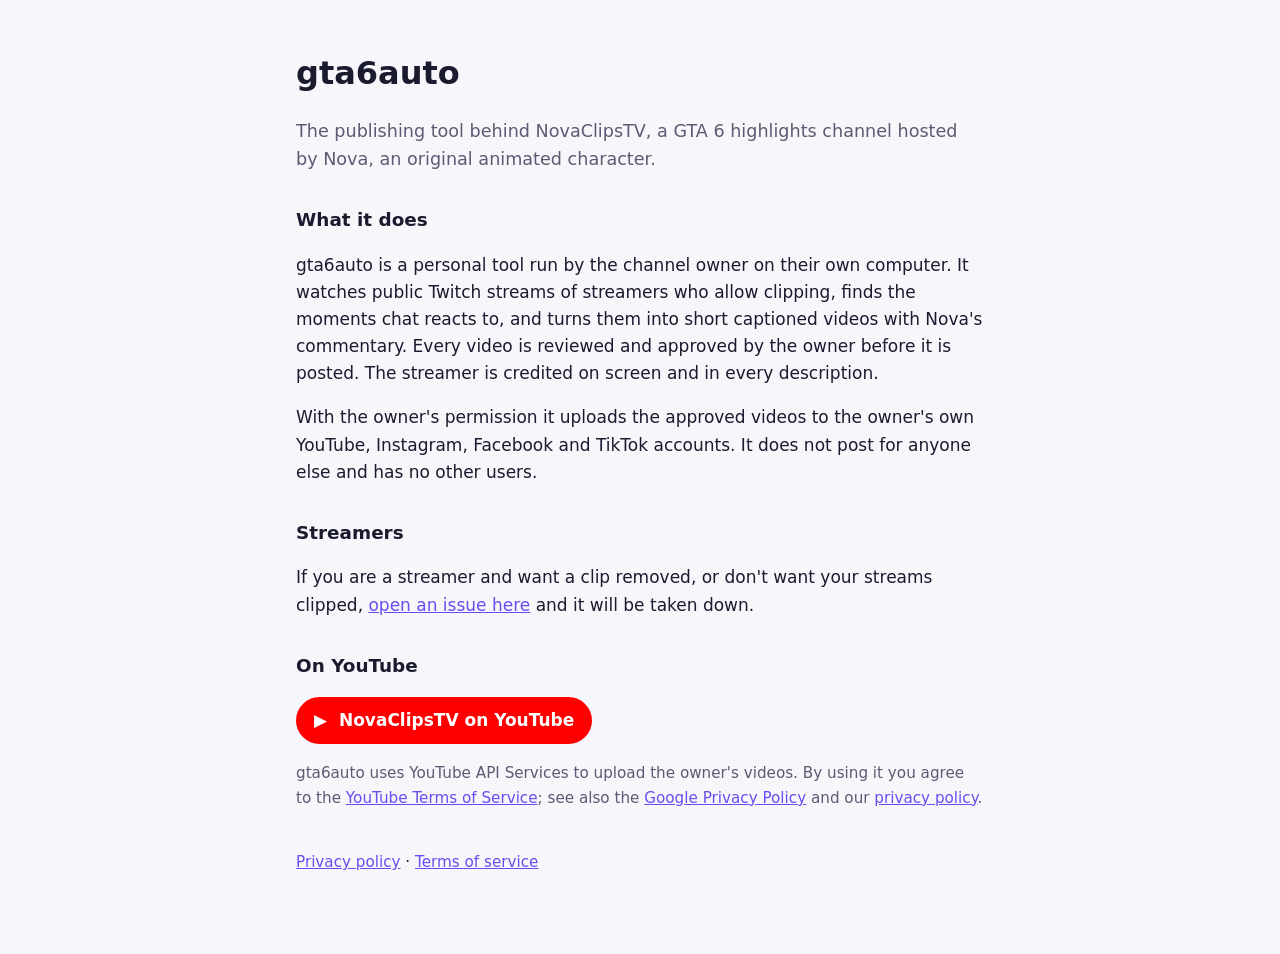
<file: index.html>
<!doctype html>
<html lang="en">
<head>
<meta charset="utf-8">
<meta name="viewport" content="width=device-width, initial-scale=1">
<title>gta6auto - NovaClipsTV</title>
<link rel="stylesheet" href="style.css">
</head>
<body>
<main>
  <h1>gta6auto</h1>
  <p class="lead">The publishing tool behind NovaClipsTV, a GTA 6 highlights channel hosted by Nova, an original animated character.</p>

  <h2>What it does</h2>
  <p>gta6auto is a personal tool run by the channel owner on their own computer. It watches public Twitch streams of
  streamers who allow clipping, finds the moments chat reacts to, and turns them into short captioned videos with
  Nova's commentary. Every video is reviewed and approved by the owner before it is posted. The streamer is credited
  on screen and in every description.</p>
  <p>With the owner's permission it uploads the approved videos to the owner's own YouTube, Instagram, Facebook and
  TikTok accounts. It does not post for anyone else and has no other users.</p>

  <h2>Streamers</h2>
  <p>If you are a streamer and want a clip removed, or don't want your streams clipped, <a href="https://github.com/Ajinkya710/gta6auto-site/issues">open an issue here</a>
  and it will be taken down.</p>

  <h2>On YouTube</h2>
  <p><a class="yt" href="https://www.youtube.com/channel/UCAnCR9ijTO_SXLjoj80P0CQ">NovaClipsTV on YouTube</a></p>
  <p class="yt-note">gta6auto uses YouTube API Services to upload the owner's videos. By using it you agree to the
  <a href="https://www.youtube.com/t/terms">YouTube Terms of Service</a>; see also the
  <a href="https://policies.google.com/privacy">Google Privacy Policy</a> and our
  <a href="privacy.html">privacy policy</a>.</p>

  <p class="links"><a href="privacy.html">Privacy policy</a> · <a href="terms.html">Terms of service</a></p>
</main>
</body>
</html>
</file>
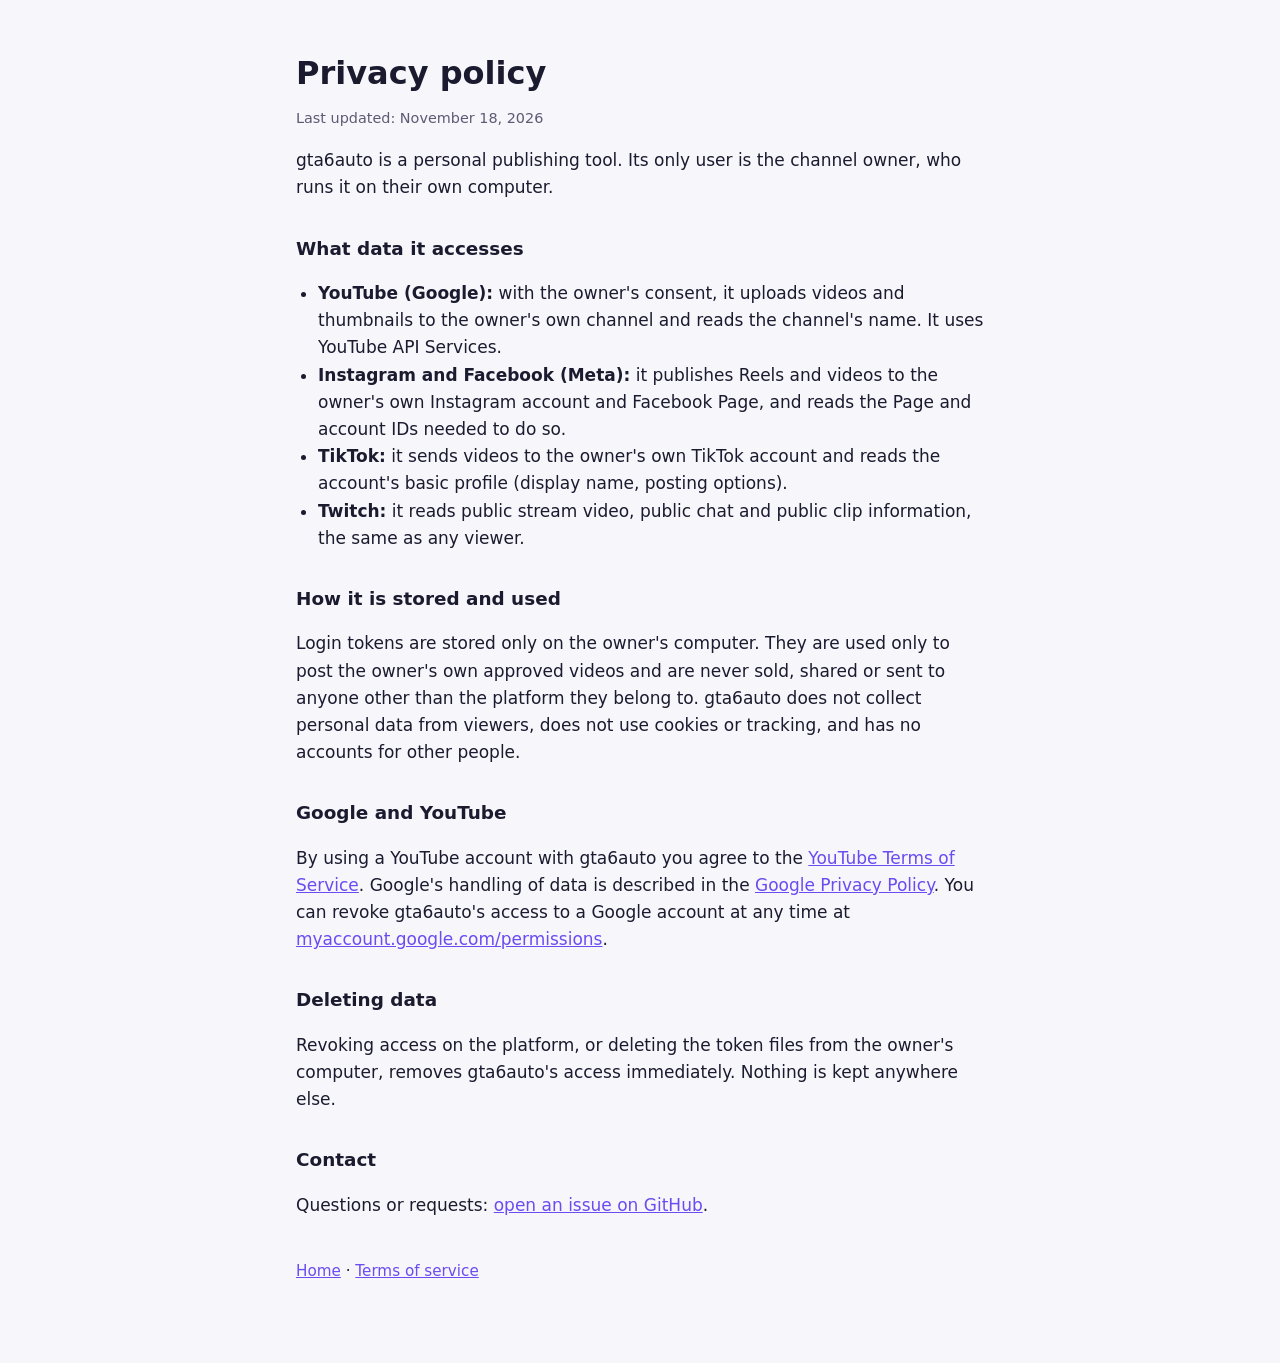
<file: privacy.html>
<!doctype html>
<html lang="en">
<head>
<meta charset="utf-8">
<meta name="viewport" content="width=device-width, initial-scale=1">
<title>Privacy policy - gta6auto</title>
<link rel="stylesheet" href="style.css">
</head>
<body>
<main>
  <h1>Privacy policy</h1>
  <p class="meta">Last updated: November 18, 2026</p>

  <p>gta6auto is a personal publishing tool. Its only user is the channel owner, who runs it on their own computer.</p>

  <h2>What data it accesses</h2>
  <ul>
    <li><strong>YouTube (Google):</strong> with the owner's consent, it uploads videos and thumbnails to the owner's
      own channel and reads the channel's name. It uses YouTube API Services.</li>
    <li><strong>Instagram and Facebook (Meta):</strong> it publishes Reels and videos to the owner's own Instagram
      account and Facebook Page, and reads the Page and account IDs needed to do so.</li>
    <li><strong>TikTok:</strong> it sends videos to the owner's own TikTok account and reads the account's basic
      profile (display name, posting options).</li>
    <li><strong>Twitch:</strong> it reads public stream video, public chat and public clip information, the same as
      any viewer.</li>
  </ul>

  <h2>How it is stored and used</h2>
  <p>Login tokens are stored only on the owner's computer. They are used only to post the owner's own approved
  videos and are never sold, shared or sent to anyone other than the platform they belong to. gta6auto does not
  collect personal data from viewers, does not use cookies or tracking, and has no accounts for other people.</p>

  <h2>Google and YouTube</h2>
  <p>By using a YouTube account with gta6auto you agree to the
  <a href="https://www.youtube.com/t/terms">YouTube Terms of Service</a>. Google's handling of data is described in
  the <a href="https://policies.google.com/privacy">Google Privacy Policy</a>. You can revoke gta6auto's access to a
  Google account at any time at
  <a href="https://myaccount.google.com/permissions">myaccount.google.com/permissions</a>.</p>

  <h2>Deleting data</h2>
  <p>Revoking access on the platform, or deleting the token files from the owner's computer, removes gta6auto's
  access immediately. Nothing is kept anywhere else.</p>

  <h2>Contact</h2>
  <p>Questions or requests: <a href="https://github.com/Ajinkya710/gta6auto-site/issues">open an issue on GitHub</a>.</p>

  <p class="links"><a href="index.html">Home</a> · <a href="terms.html">Terms of service</a></p>
</main>
</body>
</html>
</file>
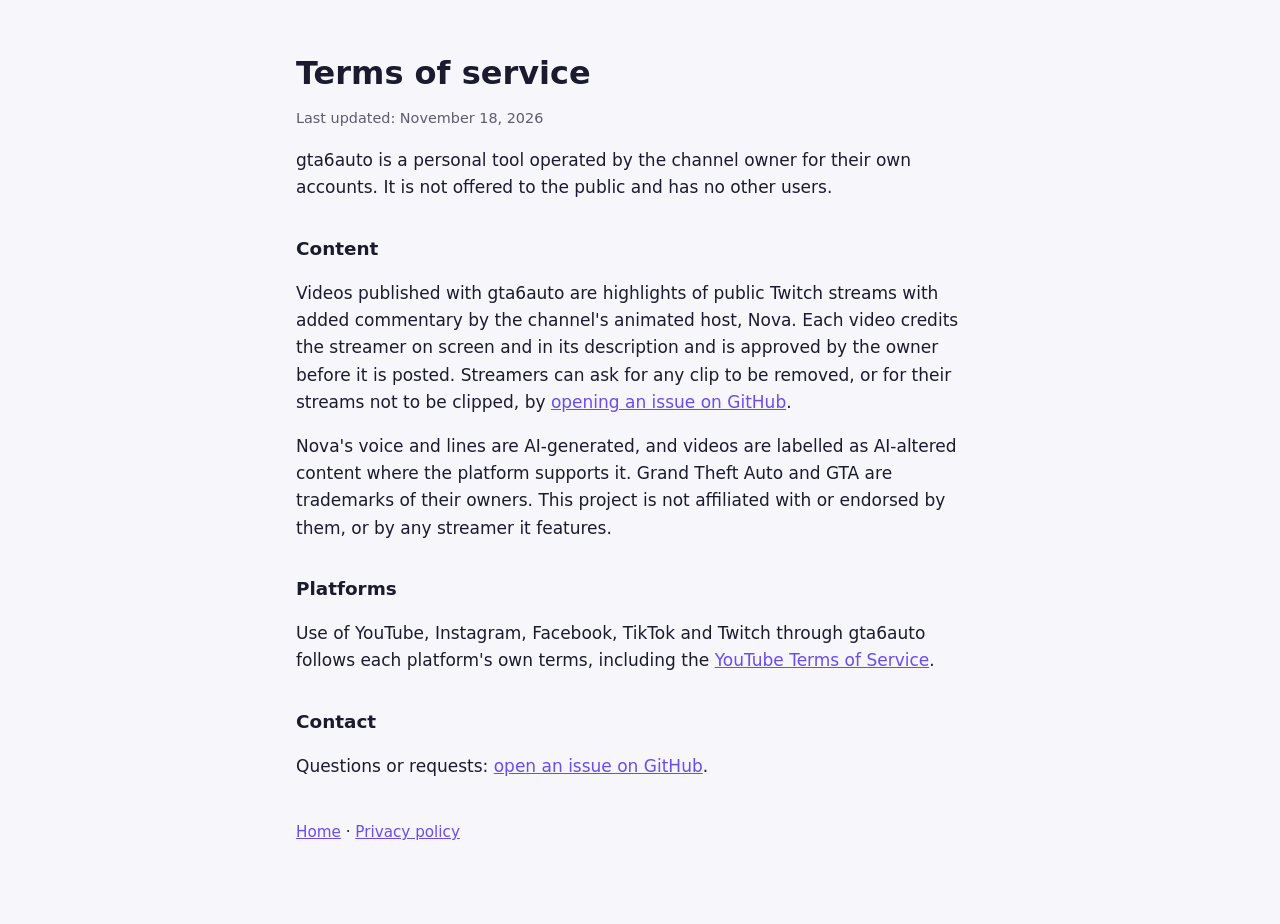
<file: terms.html>
<!doctype html>
<html lang="en">
<head>
<meta charset="utf-8">
<meta name="viewport" content="width=device-width, initial-scale=1">
<title>Terms of service - gta6auto</title>
<link rel="stylesheet" href="style.css">
</head>
<body>
<main>
  <h1>Terms of service</h1>
  <p class="meta">Last updated: November 18, 2026</p>

  <p>gta6auto is a personal tool operated by the channel owner for their own accounts. It is not offered to the
  public and has no other users.</p>

  <h2>Content</h2>
  <p>Videos published with gta6auto are highlights of public Twitch streams with added commentary by the channel's
  animated host, Nova. Each video credits the streamer on screen and in its description and is approved by the owner
  before it is posted. Streamers can ask for any clip to be removed, or for their streams not to be clipped, by
  <a href="https://github.com/Ajinkya710/gta6auto-site/issues">opening an issue on GitHub</a>.</p>
  <p>Nova's voice and lines are AI-generated, and videos are labelled as AI-altered content where the platform
  supports it. Grand Theft Auto and GTA are trademarks of their owners. This project is not affiliated with or
  endorsed by them, or by any streamer it features.</p>

  <h2>Platforms</h2>
  <p>Use of YouTube, Instagram, Facebook, TikTok and Twitch through gta6auto follows each platform's own terms,
  including the <a href="https://www.youtube.com/t/terms">YouTube Terms of Service</a>.</p>

  <h2>Contact</h2>
  <p>Questions or requests: <a href="https://github.com/Ajinkya710/gta6auto-site/issues">open an issue on GitHub</a>.</p>

  <p class="links"><a href="index.html">Home</a> · <a href="privacy.html">Privacy policy</a></p>
</main>
</body>
</html>
</file>
<file: style.css>
:root { --bg: #f7f6fb; --fg: #1b1b2f; --muted: #5d5a73; --accent: #6a4cf0; }
@media (prefers-color-scheme: dark) { :root { --bg: #17162a; --fg: #ecebf5; --muted: #a9a6c0; --accent: #9d87ff; } }
* { box-sizing: border-box; }
body { margin: 0; background: var(--bg); color: var(--fg); font: 17px/1.6 system-ui, -apple-system, "Segoe UI", sans-serif; }
main { max-width: 720px; margin: 0 auto; padding: 48px 16px 64px; }
h1 { font-size: 2rem; margin: 0 0 8px; }
h2 { font-size: 1.15rem; margin: 32px 0 8px; }
.lead { font-size: 1.1rem; color: var(--muted); }
.meta { color: var(--muted); font-size: .9rem; margin-top: 0; }
a { color: var(--accent); }
ul { padding-left: 22px; }
.links { margin-top: 40px; font-size: .95rem; }
a.yt { display: inline-block; background: #FF0000; color: #fff; font-weight: 600; text-decoration: none;
       padding: 10px 18px; border-radius: 999px; }
a.yt::before { content: "\25B6\00a0\00a0"; }
.yt-note { color: var(--muted); font-size: .95rem; }
</file>
